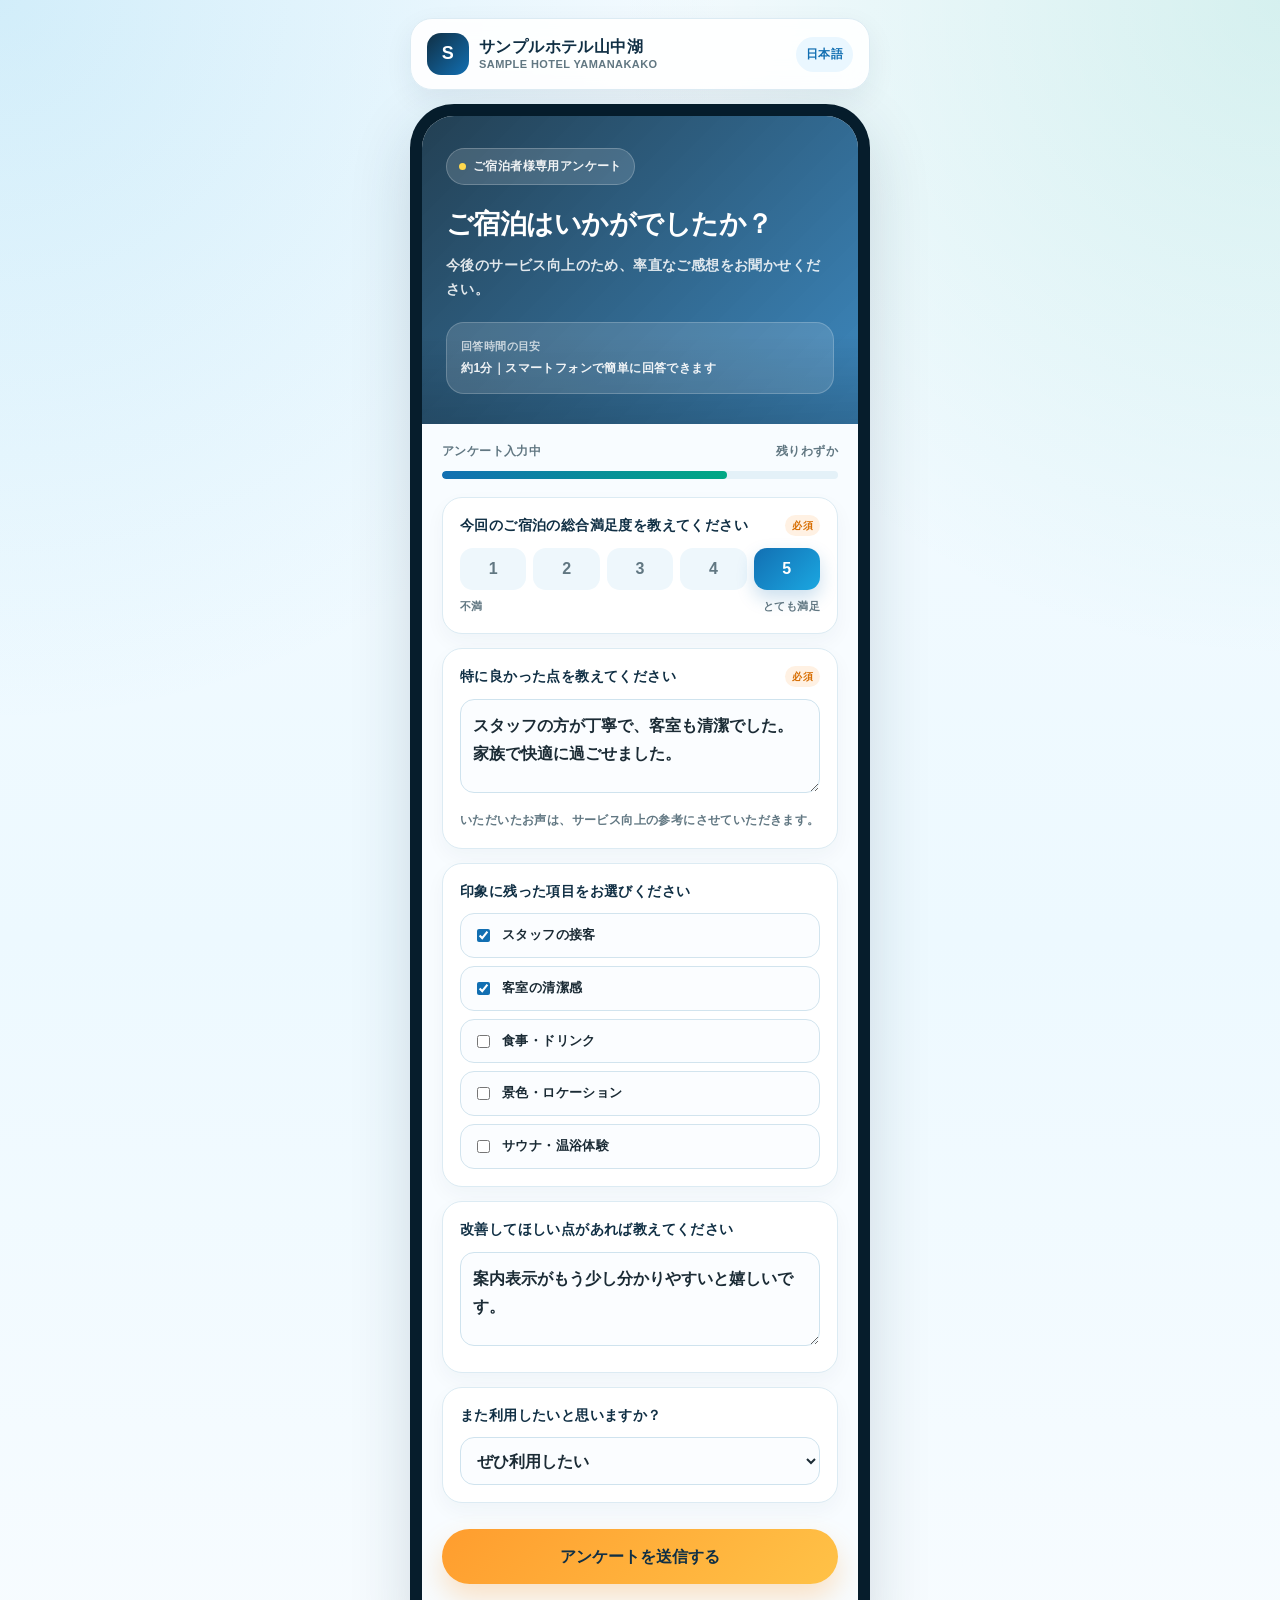
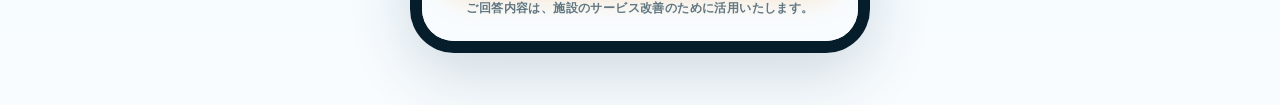
<file: index.html>
<!DOCTYPE html>
<html lang="ja">
<head>
  <meta charset="UTF-8" />
  <meta name="viewport" content="width=device-width, initial-scale=1.0" />

  <title>サンプルホテル山中湖｜ご宿泊アンケート</title>
  <meta name="description" content="サンプルホテル山中湖のご宿泊アンケートページです。" />

  <style>
    :root{--navy:#102f44;--navy2:#061d2c;--blue:#126fb2;--blue2:#1ba7e1;--green:#00a884;--green2:#20c997;--orange:#ff9d2e;--yellow:#ffd84d;--sky:#eaf7ff;--mint:#eafff8;--bg:#f5fbff;--white:#fff;--text:#1b2b35;--muted:#617782;--line:#dcebf3;--shadow:0 22px 62px rgba(16,47,68,.16)}
    *{box-sizing:border-box}html{scroll-behavior:smooth}body{margin:0;min-height:100vh;color:var(--text);background:radial-gradient(circle at top left,rgba(27,167,223,.16),transparent 34%),radial-gradient(circle at top right,rgba(0,168,132,.13),transparent 31%),linear-gradient(180deg,#f5fbff 0%,#edf9ff 55%,#f8fcff 100%);font-family:"Hiragino Sans","Hiragino Kaku Gothic ProN","Yu Gothic","YuGothic","Noto Sans JP",sans-serif;line-height:1.75;letter-spacing:.025em;font-feature-settings:"palt"}button,input,textarea,select{font:inherit}button{cursor:pointer}.page{min-height:100vh;padding:18px 14px 52px}.survey-shell{width:min(460px,100%);margin:0 auto}.hotel-header{margin-bottom:14px;padding:14px 16px;display:flex;align-items:center;justify-content:space-between;gap:12px;border-radius:22px;background:rgba(255,255,255,.9);border:1px solid var(--line);box-shadow:0 10px 28px rgba(16,47,68,.07);backdrop-filter:blur(12px)}.hotel-brand{display:flex;align-items:center;gap:10px;color:var(--navy);font-weight:900;line-height:1.22}.hotel-mark{width:42px;height:42px;display:grid;place-items:center;flex:0 0 auto;border-radius:14px;color:#fff;background:linear-gradient(135deg,var(--navy),var(--blue));font-size:18px;font-weight:900}.hotel-brand small{display:block;color:var(--muted);font-size:11px;letter-spacing:.04em;margin-top:2px}.language-pill{flex:0 0 auto;padding:7px 10px;border-radius:999px;color:var(--blue);background:var(--sky);font-size:12px;font-weight:900}.phone{padding:12px;border-radius:44px;background:var(--navy2);box-shadow:var(--shadow)}.screen{overflow:hidden;border-radius:32px;background:#fff}.hero{position:relative;padding:32px 24px 30px;color:#fff;background:linear-gradient(135deg,rgba(16,47,68,.92),rgba(18,111,178,.82)),url("https://www.begump.jp/wp-content/uploads/2025/03/%E5%AF%8C%E5%A3%AB%E5%B1%B1.jpg") center/cover}.hero::after{content:"";position:absolute;inset:auto 0 0;height:90px;background:linear-gradient(0deg,rgba(0,0,0,.22),transparent);pointer-events:none}.hero-inner{position:relative;z-index:1}.stay-badge{display:inline-flex;align-items:center;gap:7px;padding:7px 12px;margin-bottom:22px;border-radius:999px;background:rgba(255,255,255,.14);border:1px solid rgba(255,255,255,.22);color:rgba(255,255,255,.92);font-size:12px;font-weight:900}.stay-badge::before{content:"";width:7px;height:7px;border-radius:50%;background:var(--yellow)}.hero h1{margin:0 0 10px;font-size:27px;line-height:1.32;letter-spacing:-.02em}.hero p{margin:0;color:rgba(255,255,255,.86);font-size:14px;font-weight:650}.summary-card{margin-top:20px;padding:14px;border-radius:18px;background:rgba(255,255,255,.13);border:1px solid rgba(255,255,255,.2);color:rgba(255,255,255,.92);font-size:12px;font-weight:800}.summary-card span{display:block;color:rgba(255,255,255,.7);font-size:11px;margin-bottom:2px}.progress-area{padding:17px 20px 0;background:#f8fcff}.progress-top{display:flex;align-items:center;justify-content:space-between;margin-bottom:9px;color:var(--muted);font-size:12px;font-weight:900}.progress-track{height:8px;overflow:hidden;border-radius:999px;background:#e4f1f8}.progress-fill{width:72%;height:100%;border-radius:999px;background:linear-gradient(90deg,var(--blue),var(--green))}.form-area{padding:18px 20px 22px;background:#f8fcff}.form-card{margin-bottom:14px;padding:17px;border-radius:20px;background:#fff;border:1px solid var(--line);box-shadow:0 8px 20px rgba(16,47,68,.04)}.question-title{display:flex;align-items:flex-start;justify-content:space-between;gap:10px;margin-bottom:11px}.question-title label{display:block;color:var(--navy);font-size:14px;font-weight:900;line-height:1.55}.required{flex:0 0 auto;display:inline-flex;align-items:center;padding:2px 7px;border-radius:999px;background:#fff1e3;color:#d76d00;font-size:10px;font-weight:900}.rating{display:grid;grid-template-columns:repeat(5,1fr);gap:7px}.rate{height:42px;display:grid;place-items:center;border-radius:13px;color:var(--muted);background:#eef7fc;border:0;font-weight:900;transition:.2s ease}.rate.is-selected{color:#fff;background:linear-gradient(135deg,var(--blue),var(--blue2));box-shadow:0 8px 18px rgba(18,111,178,.22)}.rate-labels{display:flex;justify-content:space-between;margin-top:7px;color:var(--muted);font-size:11px;font-weight:700}.choice-grid{display:grid;gap:8px}.choice{display:flex;align-items:center;gap:9px;min-height:43px;padding:10px 12px;border-radius:14px;background:#fbfdff;border:1px solid #d2e4ee;color:var(--text);font-size:13px;font-weight:750}.choice input{accent-color:var(--blue)}textarea,select,input[type="text"]{width:100%;min-height:48px;border-radius:14px;border:1px solid #cfe3ee;background:#fbfdff;padding:12px;color:var(--text);font-weight:650;outline:none}textarea{min-height:94px;resize:vertical}textarea::placeholder,input::placeholder{color:#9aacb6}.hint{margin:8px 0 0;color:var(--muted);font-size:12px;font-weight:700}.submit-btn{width:100%;min-height:55px;margin-top:12px;border:0;border-radius:999px;color:var(--navy);background:linear-gradient(135deg,var(--orange),#ffc247);box-shadow:0 14px 28px rgba(255,157,46,.28);font-weight:900}.privacy{margin:14px 0 0;color:var(--muted);font-size:12px;font-weight:700;text-align:center}.thanks-area{display:none;padding:26px 20px 28px;background:#f8fcff}.thanks-area.is-show{display:block}.thanks-card{padding:23px;border-radius:24px;background:#fff;border:1px solid var(--line);box-shadow:0 12px 32px rgba(16,47,68,.08)}.check-icon{width:60px;height:60px;display:grid;place-items:center;margin:0 auto 16px;border-radius:50%;color:#fff;background:linear-gradient(135deg,var(--green),var(--green2));font-size:28px;font-weight:900}.thanks-card h2{margin:0 0 10px;color:var(--navy);text-align:center;line-height:1.35;font-size:24px}.thanks-card>p{margin:0 0 18px;color:var(--muted);font-weight:650;text-align:center;font-size:14px}.review-box{padding:16px;border-radius:18px;background:var(--mint);border:1px solid rgba(0,168,132,.18)}.review-box h3{margin:0 0 8px;color:var(--green);font-size:17px;line-height:1.45}.review-box p{margin:0;color:var(--muted);font-size:13px;font-weight:650}.copy-text{margin:14px 0;padding:14px;border-radius:16px;background:#fff;border:1px solid var(--line);color:var(--muted);font-size:14px;font-weight:700}.review-btn,.copy-btn,.reset-btn{width:100%;min-height:48px;display:grid;place-items:center;margin-top:10px;border-radius:999px;border:0;font-weight:900}.review-btn{color:#fff;background:linear-gradient(135deg,var(--green),var(--green2))}.copy-btn{color:var(--blue);background:var(--sky)}.reset-btn{color:var(--muted);background:#f3f7fa}.copied{display:none;margin-top:8px;color:var(--green);font-size:13px;font-weight:900;text-align:center}.copied.is-show{display:block}@media(max-width:520px){.page{padding:12px 8px 36px}.hotel-header{border-radius:18px}.phone{border-radius:34px;padding:9px}.screen{border-radius:27px}.hero{padding:28px 20px 26px}.hero h1{font-size:24px}.form-area{padding:16px}.progress-area{padding-left:16px;padding-right:16px}.question-title{flex-direction:column;gap:5px}}
  </style>
</head>

<body>
  <main class="page">
    <div class="survey-shell">
      <header class="hotel-header">
        <div class="hotel-brand">
          <div class="hotel-mark">S</div>
          <div>
            サンプルホテル山中湖
            <small>SAMPLE HOTEL YAMANAKAKO</small>
          </div>
        </div>
        <div class="language-pill">日本語</div>
      </header>

      <div class="phone">
        <div class="screen">
          <div id="surveyScreen">
            <section class="hero">
              <div class="hero-inner">
                <div class="stay-badge">ご宿泊者様専用アンケート</div>
                <h1>ご宿泊はいかがでしたか？</h1>
                <p>今後のサービス向上のため、率直なご感想をお聞かせください。</p>
                <div class="summary-card">
                  <span>回答時間の目安</span>
                  約1分｜スマートフォンで簡単に回答できます
                </div>
              </div>
            </section>

            <div class="progress-area">
              <div class="progress-top"><span>アンケート入力中</span><span>残りわずか</span></div>
              <div class="progress-track"><div class="progress-fill"></div></div>
            </div>

            <form class="form-area" id="surveyForm">
              <div class="form-card">
                <div class="question-title"><label>今回のご宿泊の総合満足度を教えてください</label><span class="required">必須</span></div>
                <div class="rating" data-rating="total">
                  <button type="button" class="rate">1</button><button type="button" class="rate">2</button><button type="button" class="rate">3</button><button type="button" class="rate">4</button><button type="button" class="rate is-selected">5</button>
                </div>
                <div class="rate-labels"><span>不満</span><span>とても満足</span></div>
              </div>

              <div class="form-card">
                <div class="question-title"><label>特に良かった点を教えてください</label><span class="required">必須</span></div>
                <textarea id="goodComment" placeholder="例：スタッフの対応が丁寧で、客室も清潔でした。">スタッフの方が丁寧で、客室も清潔でした。家族で快適に過ごせました。</textarea>
                <p class="hint">いただいたお声は、サービス向上の参考にさせていただきます。</p>
              </div>

              <div class="form-card">
                <div class="question-title"><label>印象に残った項目をお選びください</label></div>
                <div class="choice-grid">
                  <label class="choice"><input type="checkbox" checked> スタッフの接客</label>
                  <label class="choice"><input type="checkbox" checked> 客室の清潔感</label>
                  <label class="choice"><input type="checkbox"> 食事・ドリンク</label>
                  <label class="choice"><input type="checkbox"> 景色・ロケーション</label>
                  <label class="choice"><input type="checkbox"> サウナ・温浴体験</label>
                </div>
              </div>

              <div class="form-card">
                <div class="question-title"><label>改善してほしい点があれば教えてください</label></div>
                <textarea placeholder="例：案内表示がもう少し分かりやすいと嬉しいです。">案内表示がもう少し分かりやすいと嬉しいです。</textarea>
              </div>

              <div class="form-card">
                <div class="question-title"><label>また利用したいと思いますか？</label></div>
                <select><option>ぜひ利用したい</option><option>機会があれば利用したい</option><option>まだ分からない</option></select>
              </div>

              <button type="submit" class="submit-btn">アンケートを送信する</button>
              <p class="privacy">ご回答内容は、施設のサービス改善のために活用いたします。</p>
            </form>
          </div>

          <div class="thanks-area" id="thanksScreen">
            <div class="thanks-card">
              <div class="check-icon">✓</div>
              <h2>ご回答ありがとうございました。</h2>
              <p>いただいたご意見は、今後のサービス向上のために大切に活用いたします。</p>
              <div class="review-box">
                <h3>よろしければGoogle口コミもお願いできますか？</h3>
                <p>先ほどのご感想をコピーして、そのまま口コミに貼り付けできます。</p>
              </div>
              <div class="copy-text" id="copyText">スタッフの方が丁寧で、客室も清潔でした。家族で快適に過ごせました。</div>
              <button type="button" class="copy-btn" id="copyBtn">コメントをコピーする</button>
              <div class="copied" id="copied">コピーしました</div>
              <button type="button" class="review-btn" id="reviewBtn">Google口コミを書く</button>
              <button type="button" class="reset-btn" id="resetBtn">アンケートに戻る</button>
            </div>
          </div>
        </div>
      </div>
    </div>
  </main>

  <script>
    const surveyScreen=document.getElementById('surveyScreen');
    const thanksScreen=document.getElementById('thanksScreen');
    const surveyForm=document.getElementById('surveyForm');
    const resetBtn=document.getElementById('resetBtn');
    const copyBtn=document.getElementById('copyBtn');
    const reviewBtn=document.getElementById('reviewBtn');
    const copied=document.getElementById('copied');
    const goodComment=document.getElementById('goodComment');
    const copyText=document.getElementById('copyText');

    document.querySelectorAll('.rating').forEach(group=>{
      const buttons=group.querySelectorAll('.rate');
      buttons.forEach((button,index)=>{
        button.addEventListener('click',()=>{
          buttons.forEach((btn,btnIndex)=>btn.classList.toggle('is-selected',btnIndex<=index));
        });
      });
    });

    function showThanks(){
      const text=goodComment.value.trim()||'スタッフの方が丁寧で、客室も清潔でした。家族で快適に過ごせました。';
      copyText.textContent=text;
      surveyScreen.style.display='none';
      thanksScreen.classList.add('is-show');
      copied.classList.remove('is-show');
      window.scrollTo({top:0,behavior:'smooth'});
    }

    surveyForm.addEventListener('submit',event=>{event.preventDefault();showThanks();});
    resetBtn.addEventListener('click',()=>{thanksScreen.classList.remove('is-show');surveyScreen.style.display='block';copied.classList.remove('is-show');window.scrollTo({top:0,behavior:'smooth'});});
    copyBtn.addEventListener('click',async()=>{try{await navigator.clipboard.writeText(copyText.textContent)}catch(e){} copied.classList.add('is-show');});
    reviewBtn.addEventListener('click',()=>{alert('Google口コミページへ移動します。');});
  </script>
</body>
</html>
</file>
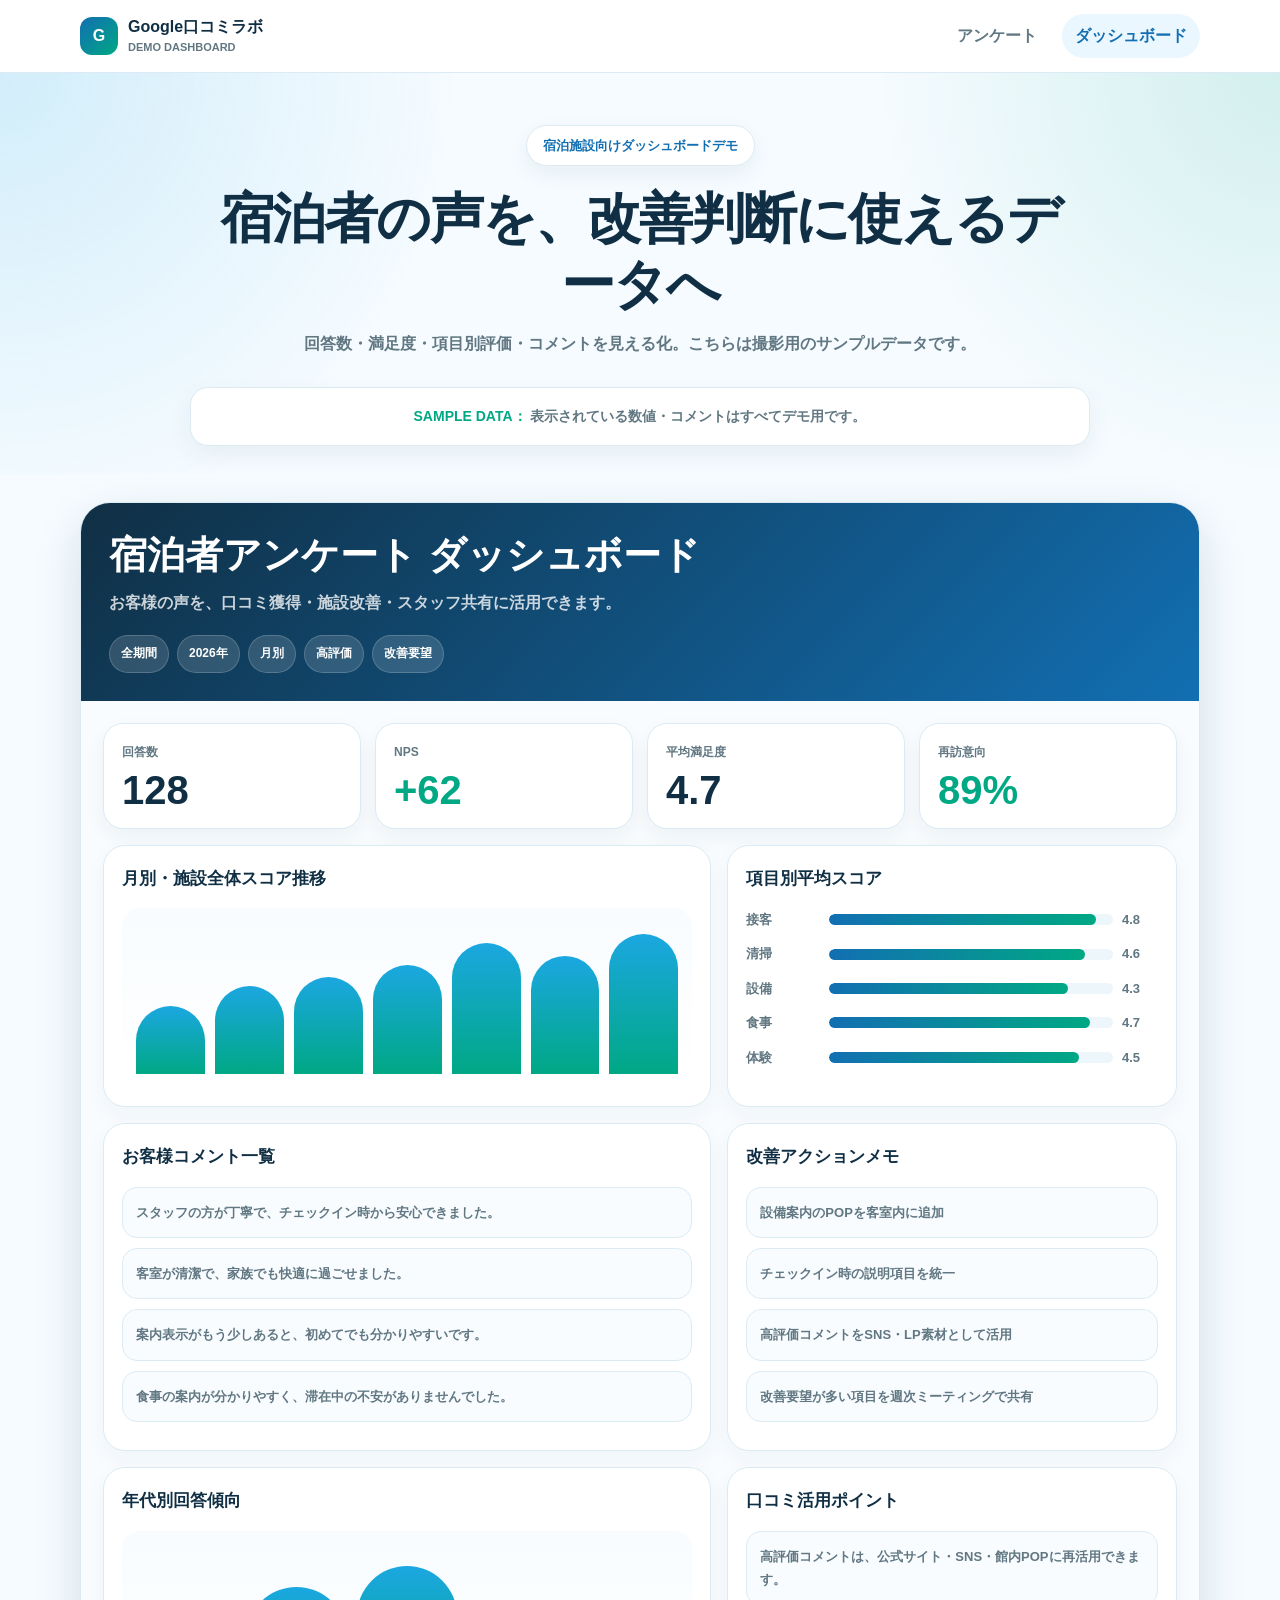
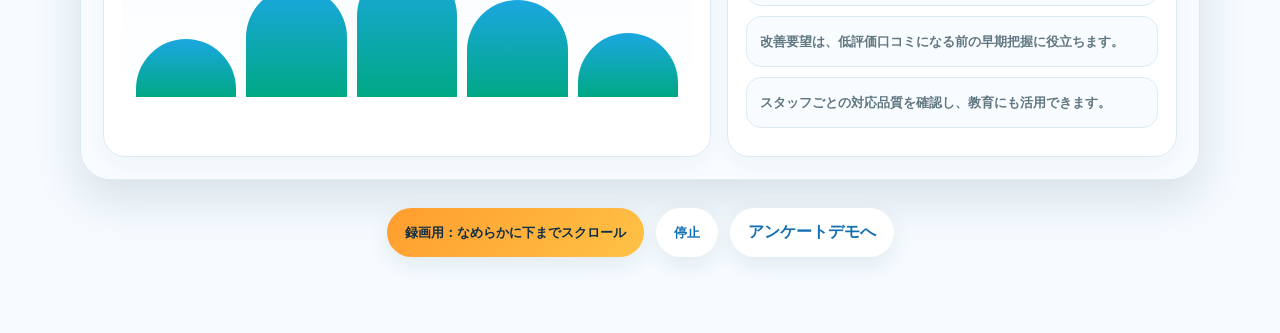
<file: dashboard.html>
<!DOCTYPE html><html lang="ja"><head><meta charset="UTF-8"><meta name="viewport" content="width=device-width,initial-scale=1.0"><title>Google口コミラボ｜ダッシュボードデモ</title><link rel="stylesheet" href="style.css"></head><body><header class="demo-header"><div class="container header-inner"><a class="logo" href="index.html"><span class="logo-mark">G</span><span>Google口コミラボ<br><small>DEMO DASHBOARD</small></span></a><nav class="header-nav"><a href="index.html">アンケート</a><a class="active" href="dashboard.html">ダッシュボード</a></nav></div></header><section class="hero"><div class="container"><span class="badge">宿泊施設向けダッシュボードデモ</span><h1>宿泊者の声を、改善判断に使えるデータへ</h1><p class="lead">回答数・満足度・項目別評価・コメントを見える化。こちらは撮影用のサンプルデータです。</p><div class="notice"><strong>SAMPLE DATA：</strong> 表示されている数値・コメントはすべてデモ用です。</div></div></section><section class="dashboard-wrap"><div class="container"><div class="dashboard"><div class="dash-top"><h2>宿泊者アンケート ダッシュボード</h2><p>お客様の声を、口コミ獲得・施設改善・スタッフ共有に活用できます。</p><div class="filters"><span class="filter">全期間</span><span class="filter">2026年</span><span class="filter">月別</span><span class="filter">高評価</span><span class="filter">改善要望</span></div></div><div class="dash-body"><div class="metrics"><div class="metric"><small>回答数</small><strong>128</strong></div><div class="metric"><small>NPS</small><strong class="good">+62</strong></div><div class="metric"><small>平均満足度</small><strong>4.7</strong></div><div class="metric"><small>再訪意向</small><strong class="good">89%</strong></div></div><div class="dash-grid"><div class="dash-card"><h3>月別・施設全体スコア推移</h3><div class="bars"><div class="bar" style="height:45%"></div><div class="bar" style="height:58%"></div><div class="bar" style="height:64%"></div><div class="bar" style="height:72%"></div><div class="bar" style="height:86%"></div><div class="bar" style="height:78%"></div><div class="bar" style="height:92%"></div></div></div><div class="dash-card"><h3>項目別平均スコア</h3><div class="score-list"><div class="score-row"><span>接客</span><div class="score-track"><div class="score-fill" style="width:94%"></div></div><span>4.8</span></div><div class="score-row"><span>清掃</span><div class="score-track"><div class="score-fill" style="width:90%"></div></div><span>4.6</span></div><div class="score-row"><span>設備</span><div class="score-track"><div class="score-fill" style="width:84%"></div></div><span>4.3</span></div><div class="score-row"><span>食事</span><div class="score-track"><div class="score-fill" style="width:92%"></div></div><span>4.7</span></div><div class="score-row"><span>体験</span><div class="score-track"><div class="score-fill" style="width:88%"></div></div><span>4.5</span></div></div></div><div class="dash-card"><h3>お客様コメント一覧</h3><div class="comment">スタッフの方が丁寧で、チェックイン時から安心できました。</div><div class="comment">客室が清潔で、家族でも快適に過ごせました。</div><div class="comment">案内表示がもう少しあると、初めてでも分かりやすいです。</div><div class="comment">食事の案内が分かりやすく、滞在中の不安がありませんでした。</div></div><div class="dash-card"><h3>改善アクションメモ</h3><div class="comment">設備案内のPOPを客室内に追加</div><div class="comment">チェックイン時の説明項目を統一</div><div class="comment">高評価コメントをSNS・LP素材として活用</div><div class="comment">改善要望が多い項目を週次ミーティングで共有</div></div><div class="dash-card"><h3>年代別回答傾向</h3><div class="bars"><div class="bar" style="height:38%"></div><div class="bar" style="height:72%"></div><div class="bar" style="height:86%"></div><div class="bar" style="height:64%"></div><div class="bar" style="height:42%"></div></div></div><div class="dash-card"><h3>口コミ活用ポイント</h3><div class="comment">高評価コメントは、公式サイト・SNS・館内POPに再活用できます。</div><div class="comment">改善要望は、低評価口コミになる前の早期把握に役立ちます。</div><div class="comment">スタッフごとの対応品質を確認し、教育にも活用できます。</div></div></div></div></div><div class="demo-controls"><button class="demo-btn primary" id="autoDashboard">録画用：なめらかに下までスクロール</button><button class="demo-btn" id="stopScroll">停止</button><a class="demo-btn" href="index.html">アンケートデモへ</a></div></div></section><script>document.getElementById('autoDashboard').addEventListener('click',()=>{window.scrollTo({top:0,behavior:'instant'});setTimeout(()=>{let speed=.42;window.demoScrolling=true;function scroll(){if(!window.demoScrolling)return;window.scrollBy(0,speed);if(window.innerHeight+window.scrollY>=document.body.scrollHeight-2){window.demoScrolling=false;return}requestAnimationFrame(scroll)}scroll()},1200)});document.getElementById('stopScroll').addEventListener('click',()=>{window.demoScrolling=false});</script></body></html>
</file>
<file: style.css>
body{margin:0;font-family:"Hiragino Sans","Yu Gothic",sans-serif;background:#f5fbff;color:#1b2b35;line-height:1.8}*{box-sizing:border-box}a{text-decoration:none;color:inherit}.container{width:min(1120px,calc(100% - 32px));margin:auto}.demo-header{position:sticky;top:0;z-index:10;background:rgba(255,255,255,.94);border-bottom:1px solid #dcebf3;backdrop-filter:blur(12px)}.header-inner{min-height:72px;display:flex;justify-content:space-between;align-items:center}.logo{display:flex;gap:10px;align-items:center;font-weight:900;color:#102f44;line-height:1.2}.logo-mark{width:38px;height:38px;border-radius:12px;display:grid;place-items:center;background:linear-gradient(135deg,#126fb2,#00a884);color:white}.logo small{color:#617782;font-size:11px}.header-nav{display:flex;gap:12px;font-weight:800;color:#617782}.header-nav a{padding:8px 13px;border-radius:999px}.header-nav a.active,.header-nav a:hover{background:#eaf7ff;color:#126fb2}.hero{text-align:center;padding:52px 0 28px;background:radial-gradient(circle at top left,rgba(25,167,223,.16),transparent 34%),radial-gradient(circle at top right,rgba(0,168,132,.14),transparent 30%)}.badge{display:inline-flex;padding:8px 16px;border-radius:999px;background:white;border:1px solid #dcebf3;color:#126fb2;font-weight:900;font-size:13px;box-shadow:0 8px 22px rgba(16,47,68,.06)}h1{max-width:880px;margin:20px auto 12px;color:#102f44;font-size:clamp(32px,5vw,54px);line-height:1.22;letter-spacing:-.035em}.lead{max-width:760px;margin:auto;color:#617782;font-weight:650}.notice{width:min(900px,calc(100% - 32px));margin:28px auto 0;padding:16px 18px;border-radius:18px;background:white;border:1px solid #dcebf3;color:#617782;font-weight:700;font-size:14px;box-shadow:0 10px 26px rgba(16,47,68,.06)}.notice strong{color:#00a884}.screen-section{padding:32px 0 72px}.phone-wrap{width:min(430px,100%);margin:auto;padding:14px;border-radius:44px;background:#102f44;box-shadow:0 28px 70px rgba(16,47,68,.24)}.phone-screen{overflow:hidden;border-radius:32px;background:white}.survey-fv{padding:30px 24px 28px;color:white;background:linear-gradient(135deg,rgba(16,47,68,.93),rgba(18,111,178,.82)),url('https://www.begump.jp/wp-content/uploads/2025/03/%E5%AF%8C%E5%A3%AB%E5%B1%B1.jpg') center/cover}.mini-logo{display:inline-flex;align-items:center;gap:8px;margin-bottom:26px;font-weight:900;font-size:13px}.mini-logo span{width:30px;height:30px;display:grid;place-items:center;border-radius:10px;background:white;color:#126fb2}.survey-fv h2{margin:0 0 10px;font-size:25px;line-height:1.34}.survey-fv p{margin:0;color:rgba(255,255,255,.84);font-weight:650;font-size:14px}.survey-body{padding:20px;background:#f8fcff}.form-card{margin-bottom:14px;padding:17px;border-radius:19px;background:white;border:1px solid #dcebf3}.form-card label{display:block;margin-bottom:10px;color:#102f44;font-size:14px;font-weight:900}.rating{display:grid;grid-template-columns:repeat(5,1fr);gap:7px}.rate{height:40px;border-radius:13px;color:#617782;background:#eef7fc;border:0;cursor:pointer;font-weight:900}.rate.selected{color:white;background:linear-gradient(135deg,#126fb2,#1ba7e1)}textarea,select{width:100%;min-height:48px;border-radius:14px;border:1px solid #cfe3ee;background:#fbfdff;padding:12px;color:#1b2b35;font-weight:650}textarea{min-height:88px;resize:vertical}.submit-btn{width:100%;min-height:52px;margin-top:12px;border:0;border-radius:999px;color:#102f44;background:linear-gradient(135deg,#ff9d2e,#ffc247);font-weight:900;cursor:pointer}.thanks{display:none;padding:26px 20px 28px;background:#f8fcff}.thanks.is-show{display:block}.thanks-card{padding:22px;border-radius:24px;background:white;border:1px solid #dcebf3;box-shadow:0 12px 32px rgba(16,47,68,.08)}.thanks-card h2{margin:0 0 10px;color:#102f44;line-height:1.35}.thanks-card p{color:#617782;font-weight:650}.copy-box{margin:16px 0;padding:14px;border-radius:16px;background:#f8fcff;border:1px solid #dcebf3;color:#617782;font-size:14px;font-weight:700}.review-btn,.copy-btn,.back-demo-btn{width:100%;min-height:48px;display:grid;place-items:center;margin-top:10px;border-radius:999px;border:0;font-weight:900;cursor:pointer}.review-btn{color:white;background:linear-gradient(135deg,#00a884,#20c997)}.copy-btn{color:#126fb2;background:#eaf7ff}.back-demo-btn{color:#617782;background:#f3f7fa}.dashboard-wrap{padding:28px 0 76px}.dashboard{overflow:hidden;border-radius:30px;background:#f8fcff;border:1px solid #dcebf3;box-shadow:0 18px 48px rgba(16,47,68,.13)}.dash-top{padding:28px;color:white;background:linear-gradient(135deg,#102f44,#126fb2)}.dash-top h2{margin:0 0 8px;font-size:clamp(26px,4vw,38px);line-height:1.3}.dash-top p{margin:0;color:rgba(255,255,255,.78);font-weight:700}.filters{display:flex;flex-wrap:wrap;gap:8px;margin-top:18px}.filter{padding:7px 11px;border-radius:999px;background:rgba(255,255,255,.14);border:1px solid rgba(255,255,255,.18);font-size:12px;font-weight:900}.dash-body{padding:22px}.metrics{display:grid;grid-template-columns:repeat(4,1fr);gap:14px;margin-bottom:16px}.metric{padding:18px;border-radius:20px;background:white;border:1px solid #dcebf3;box-shadow:0 8px 20px rgba(16,47,68,.05)}.metric small{display:block;color:#617782;font-weight:900;font-size:12px}.metric strong{display:block;margin-top:6px;color:#102f44;font-size:clamp(28px,4vw,40px);line-height:1}.good{color:#00a884!important}.dash-grid{display:grid;grid-template-columns:1.15fr .85fr;gap:16px}.dash-card{padding:18px;border-radius:22px;background:white;border:1px solid #dcebf3;box-shadow:0 8px 22px rgba(16,47,68,.04)}.dash-card h3{margin:0 0 14px;color:#102f44;font-size:17px}.bars{height:180px;display:flex;align-items:end;gap:10px;padding:14px;background:linear-gradient(180deg,#f8fcff,#fff);border-radius:18px}.bar{flex:1;min-width:18px;border-radius:999px 999px 8px 8px;background:linear-gradient(180deg,#1ba7e1,#00a884)}.score-list{display:grid;gap:11px}.score-row{display:grid;grid-template-columns:74px 1fr 36px;gap:9px;align-items:center;color:#617782;font-size:13px;font-weight:900}.score-track{height:11px;overflow:hidden;border-radius:999px;background:#edf6fb}.score-fill{height:100%;border-radius:999px;background:linear-gradient(90deg,#126fb2,#00a884)}.comment{margin-bottom:10px;padding:13px;border-radius:15px;background:#f8fcff;border:1px solid #dcebf3;color:#617782;font-size:13px;font-weight:700}.demo-controls{display:flex;justify-content:center;gap:12px;margin:28px auto 0;flex-wrap:wrap}.demo-btn{min-height:46px;padding:10px 18px;border-radius:999px;border:0;background:white;color:#126fb2;font-weight:900;box-shadow:0 8px 22px rgba(16,47,68,.08);cursor:pointer}.demo-btn.primary{color:#102f44;background:linear-gradient(135deg,#ff9d2e,#ffc247)}@media(max-width:900px){.header-nav{display:none}.metrics,.dash-grid{grid-template-columns:1fr 1fr}}@media(max-width:620px){.container{width:min(100% - 26px,1120px)}.hero{padding-top:36px}.phone-wrap{border-radius:36px;padding:10px}.phone-screen{border-radius:28px}.metrics,.dash-grid{grid-template-columns:1fr}.dash-top,.dash-body{padding:18px}.score-row{grid-template-columns:62px 1fr 34px}}
</file>
